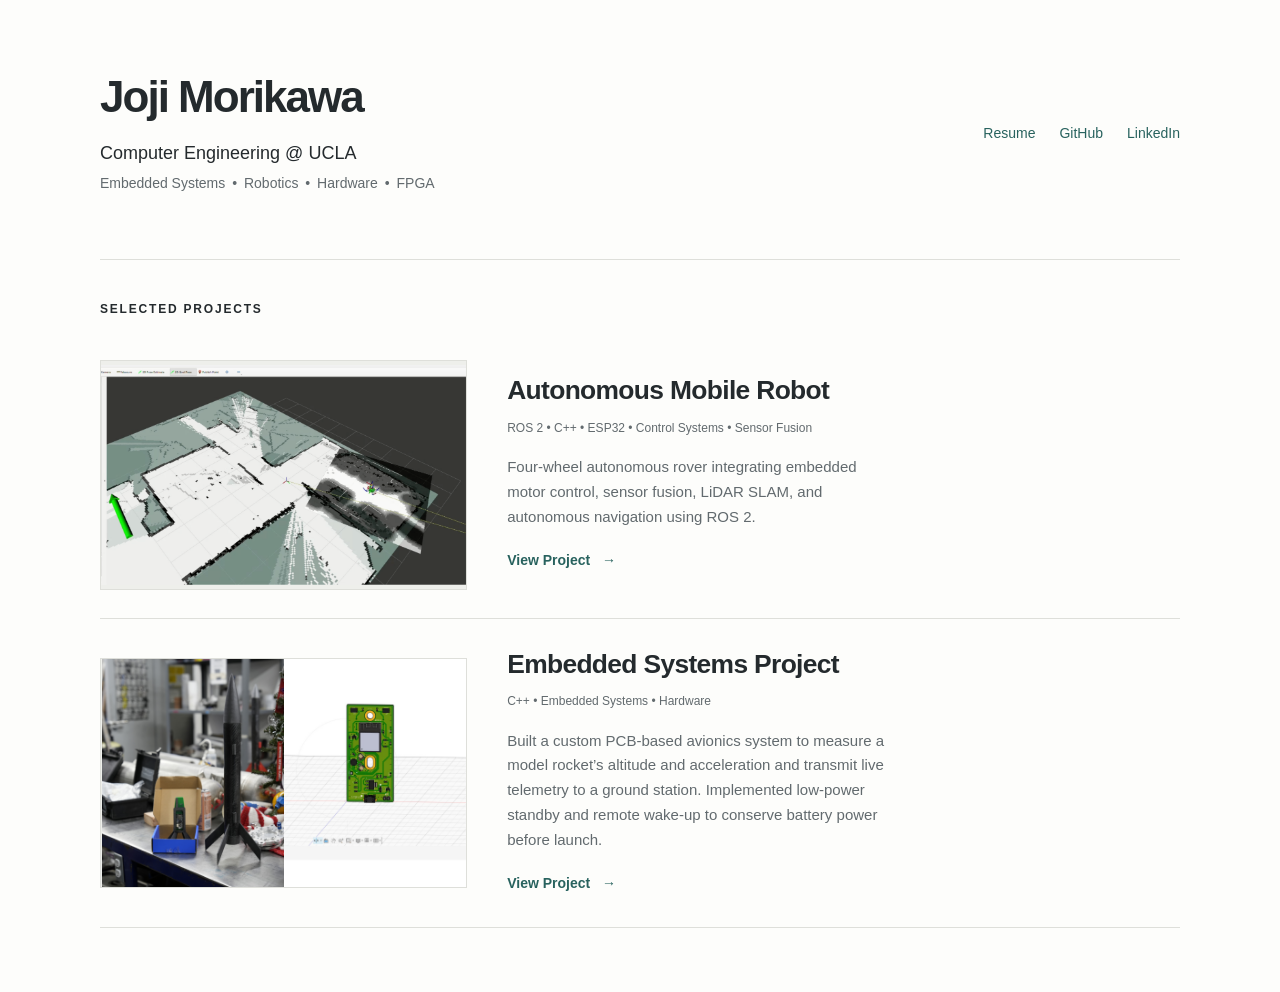
<file: index.html>
<!DOCTYPE html>
<html lang="en">
  <head>
    <meta charset="UTF-8">
    <meta name="viewport" content="width=device-width, initial-scale=1">
    <meta name="description" content="Engineering portfolio of a UCLA Computer Engineering student, featuring embedded systems, robotics, hardware, and FPGA projects.">
    <title>Joji Morikawa — Engineering Portfolio</title>
    <link rel="stylesheet" href="style.css">
    <script src="script.js" defer></script>
  </head>
  <body>
    <div class="page">
      <header class="introduction">
        <div>
          <h1>Joji Morikawa</h1>
          <p class="degree">Computer Engineering @ UCLA</p>
          <p class="focus">Embedded Systems <span aria-hidden="true">•</span> Robotics <span aria-hidden="true">•</span> Hardware <span aria-hidden="true">•</span> FPGA</p>
        </div>
        <nav class="profile-links" aria-label="Profile links">
          <!-- Re placeholder URLs . -->
          <a href="assets/images/Resume2.pdf">Resume</a>
          <a href="https://github.com/Joji-M">GitHub</a>
          <a href="https://www.linkedin.com/in/jojimorikawa7/">LinkedIn</a>
        </nav>
      </header>

      <main>
        <section id="projects" class="projects" aria-labelledby="projects-heading">
          <h2 id="projects-heading" class="section-heading">Selected Projects</h2>

          <article class="project" aria-labelledby="robot-title">
            <!-- Replace each placeholder with an image from assets/images/. -->
            <img class="project-image"
              src="assets/images/Rover_Preview2.png"
              alt="Autonomous mobile robot"
            >
        
            <div class="project-content">
              <h3 id="robot-title">Autonomous Mobile Robot</h3>
              <p class="technologies">ROS 2 • C++ • ESP32 • Control Systems • Sensor Fusion</p>
              <p class="description">Four-wheel autonomous rover integrating embedded motor control, sensor fusion, LiDAR SLAM, and autonomous navigation using ROS 2.</p>
              <a class="project-link" href="projects/autonomous-robot.html" aria-label="View Project: Autonomous Mobile Robot">View Project <span aria-hidden="true">→</span></a>
            </div>
          </article>


          <article class="project" aria-labelledby="embedded-title">
              <img class="project-image"
              src="assets/images/Rocket_Preview.png"
              alt="Rocket Project preview"
              >
            <div class="project-content">
              <h3 id="embedded-title">Embedded Systems Project</h3>
              <p class="technologies">C++ • Embedded Systems • Hardware</p>
              <p class="description">Built a custom PCB-based avionics system to measure a model rocket’s altitude and acceleration and transmit live telemetry to a ground station. Implemented low-power standby and remote wake-up to conserve battery power before launch.</p>
              <a class="project-link" href="projects/rocket-avionics.html" aria-label="View Project: Embedded Systems Project">View Project <span aria-hidden="true">→</span></a>
            </div>
          </article>
        </section>
      </main>
    </div>
  </body>
</html>
</file>
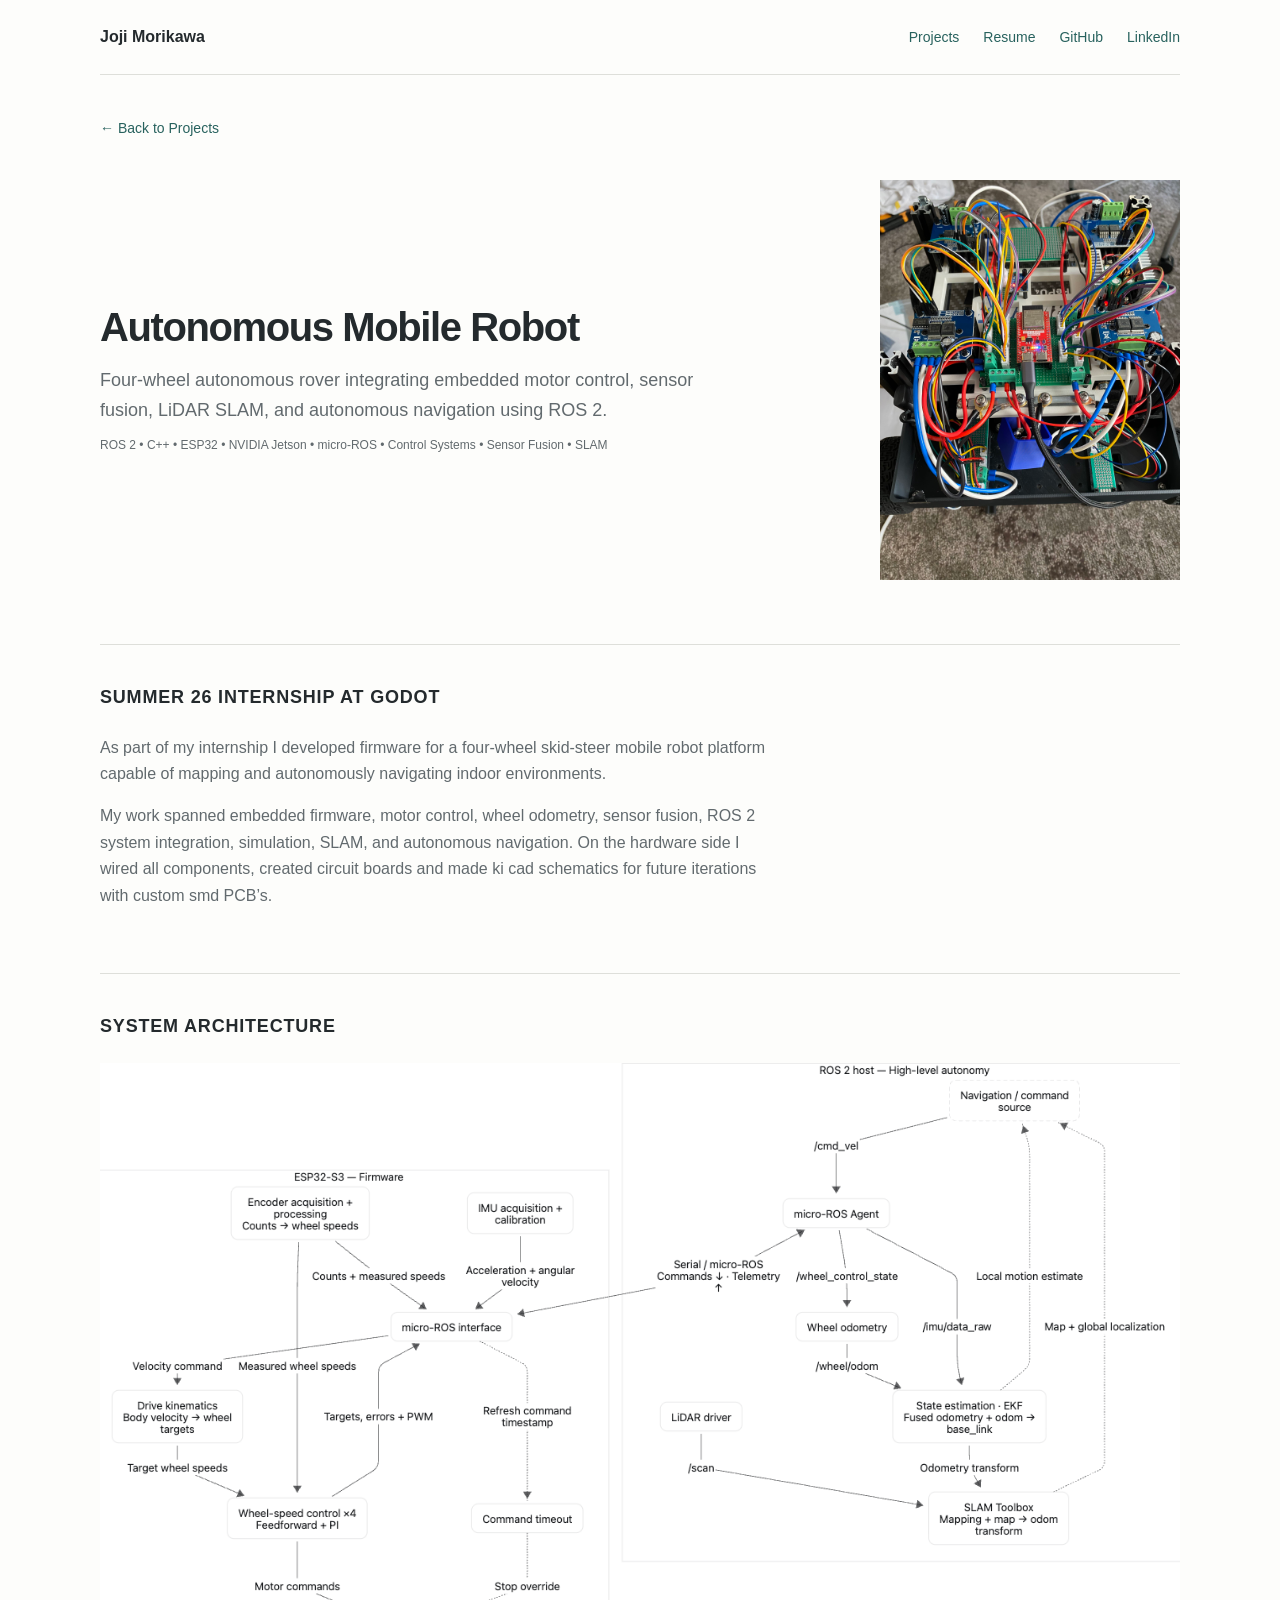
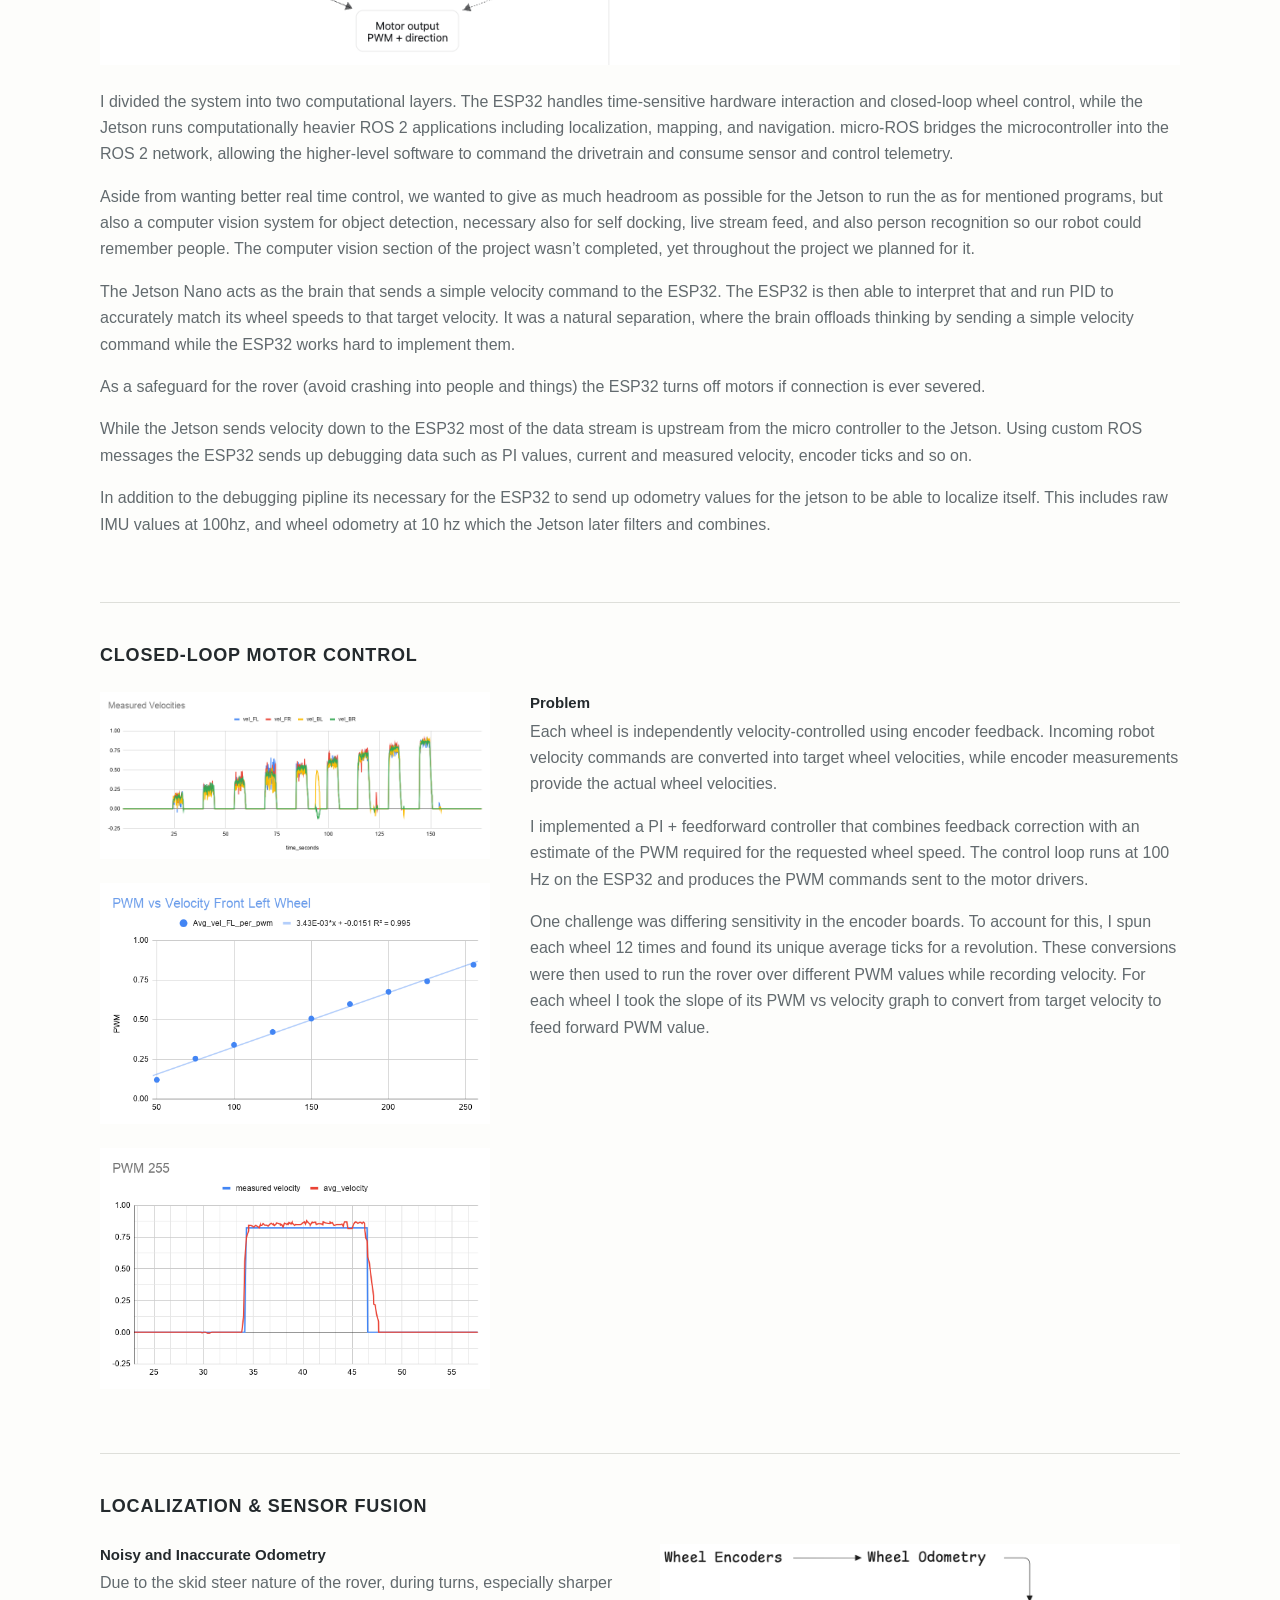
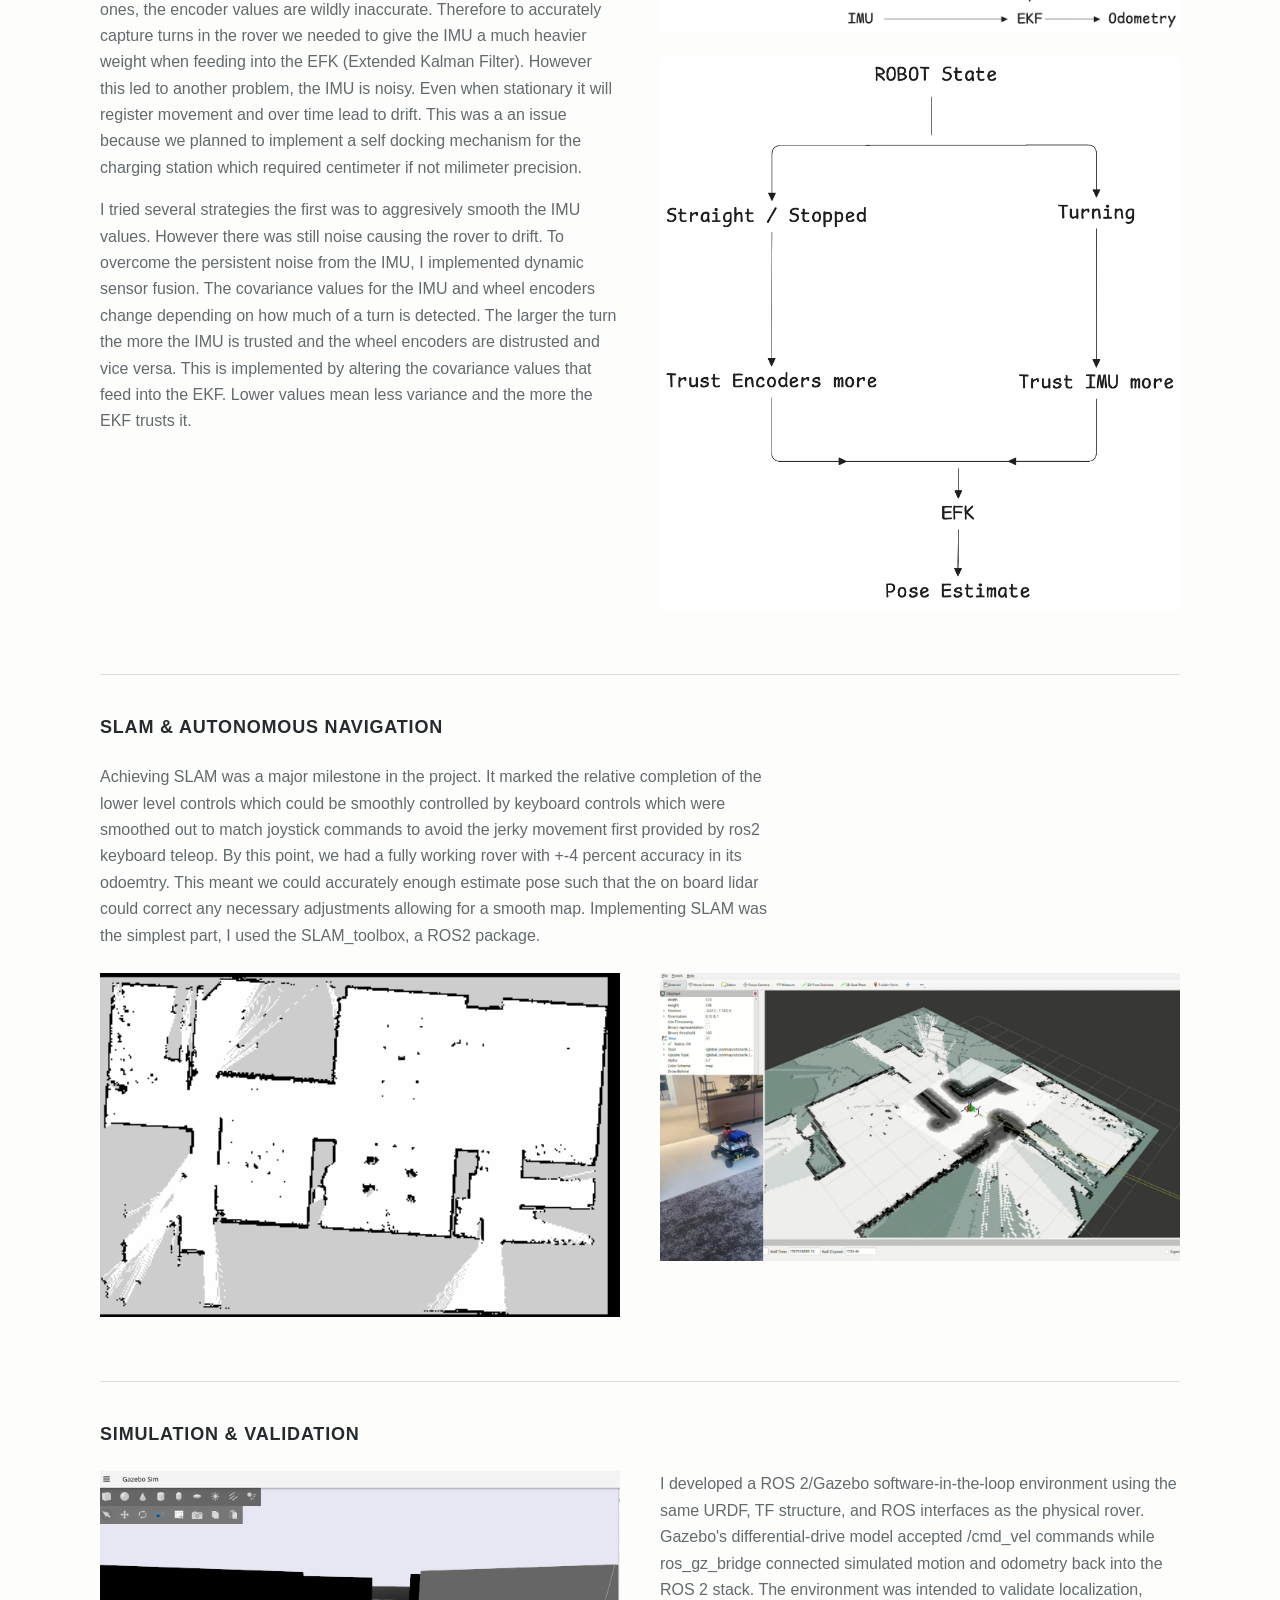
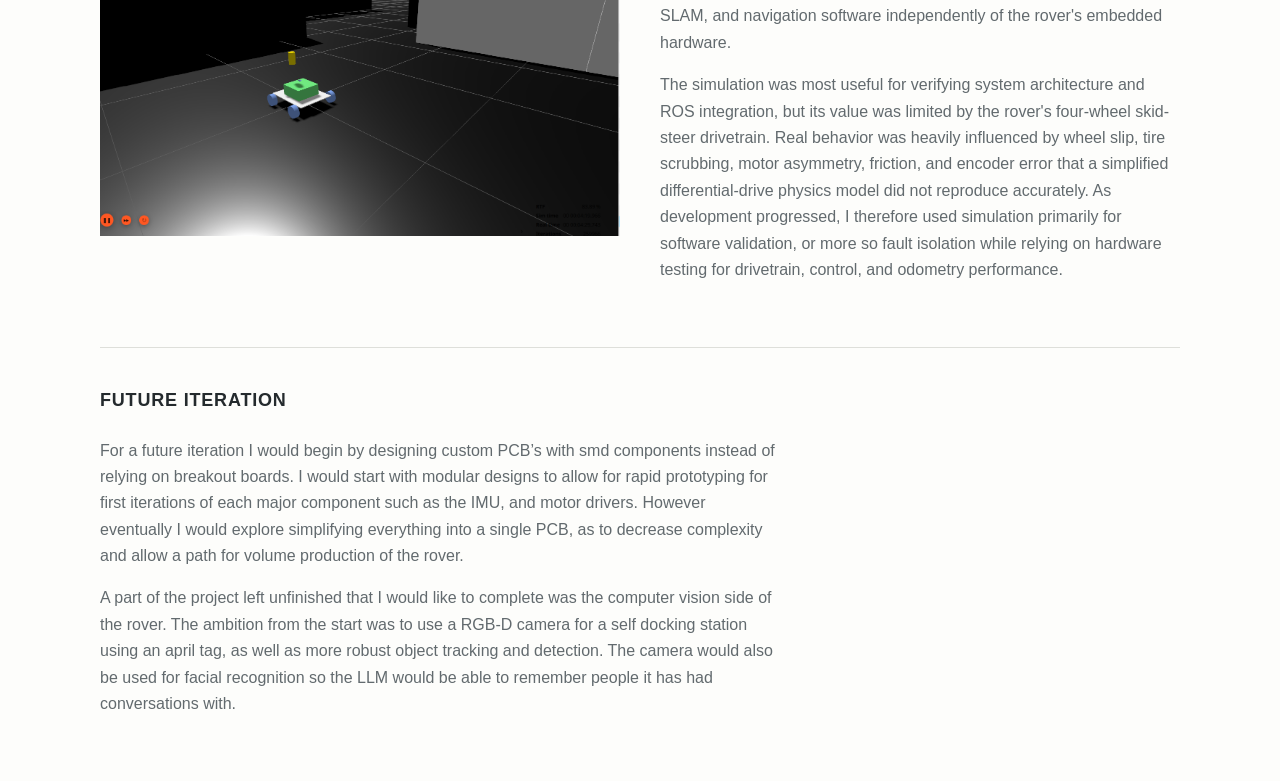
<file: projects/autonomous-robot.html>
<!DOCTYPE html>
<html lang="en">
  <head>
    <meta charset="UTF-8">
    <meta name="viewport" content="width=device-width, initial-scale=1">
    <meta name="description" content="Autonomous Mobile Robot — engineering case study layout, with project content to follow.">
    <title>Autonomous Mobile Robot — Joji Morikawa</title>
    <link rel="stylesheet" href="../style.css">
  </head>
  <body>
    <div class="page">
      <header class="site-navigation">
        <a class="site-name" href="../index.html">Joji Morikawa</a>
        <nav class="profile-links" aria-label="Portfolio navigation">
          <a href="../index.html#projects-heading">Projects</a>
          <a href="../assets/images/Resume.pdf">Resume</a>
          <a href="https://github.com/Joji-M">GitHub</a>
          <a href="https://www.linkedin.com/in/jojimorikawa7/">LinkedIn</a>
        </nav>
      </header>
      <main class="case-study">
        <a class="back-link" href="../index.html#projects-heading">← Back to Projects</a>
        <header class="case-header intro-layout">
          <div>
          <h1>Autonomous Mobile Robot</h1>
          <p class="case-summary">Four-wheel autonomous rover integrating embedded motor control, sensor fusion, LiDAR SLAM, and autonomous navigation using ROS 2.</p>
          <p class="technologies">ROS 2 • C++ • ESP32 • NVIDIA Jetson • micro-ROS • Control Systems • Sensor Fusion • SLAM</p>
          <!-- Optional: add a nav with class="project-resources" and GitHub/Demo anchors once real project URLs exist. -->
          </div>
          <figure class="figure portrait-visual">
            <img src="../assets/images/Rover_Hero.jpg"
              alt="Autonomous mobile rover"
              width="3024" height="4032">
          </figure>
        </header>
     

        <!-- Each case-section is independent: copy, remove, or move the entire section. -->
        <section class="case-section" aria-labelledby="overview">
          <h2 id="overview">Summer 26 Internship at Godot</h2>
          <div class="full-text prose">
            <p>

            As part of my internship I developed firmware for a four-wheel skid-steer mobile robot platform capable of mapping and autonomously navigating indoor environments.

            </p>
           
       
            <p>
              My work spanned embedded firmware, motor control, wheel odometry, sensor fusion, ROS 2 system integration, simulation, SLAM, and autonomous navigation. 
              On the hardware side I wired all components, created circuit boards and made ki cad schematics for future iterations with custom smd PCB’s. 

            </p>
          </div>
          <!-- Optional project details; remove fields or this entire dl when unnecessary. -->
        
        </section>

        <section class="case-section" aria-labelledby="architecture">
          <h2 id="architecture">System Architecture</h2>
          <figure class="figure full-visual">
            <img src="../assets/images/Rover_Arch.png"
              alt="Autonomous mobile rover architecture"
              width="3024" height="4032">
          </figure>
          <div class="prose">
            <p>
              I divided the system into two computational layers. The ESP32 handles time-sensitive hardware interaction and closed-loop wheel control, while the Jetson runs computationally heavier ROS 2 applications including localization, mapping, and navigation. micro-ROS bridges the microcontroller into the ROS 2 network, allowing the higher-level software to command the drivetrain and consume sensor and control telemetry.
            </p>
            <p>
              Aside from wanting better real time control, we wanted to give as much headroom as possible for the Jetson to run the as for mentioned programs, but also a computer vision system for object detection, necessary also for self docking, live stream feed, and also person recognition so our robot could remember people. The computer vision section of the project wasn’t completed, yet throughout the project we planned for it. 

            </p>
            <p>
              The Jetson Nano acts as the brain that sends a simple velocity command to the ESP32. The ESP32 is then able to interpret that and run PID to accurately match its wheel speeds to that target velocity. It was a natural separation, where the brain offloads thinking by sending a simple velocity command while the ESP32 works hard to implement them. 
            </p>

            <p>
              As a safeguard for the rover (avoid crashing into people and things) the ESP32 turns off motors if connection is ever severed. 
            </p>

            <p>
              While the Jetson sends velocity down to the ESP32 most of the data stream is upstream from the micro controller to the Jetson. Using custom ROS messages the ESP32 sends up debugging data such as PI values, current and measured velocity, encoder ticks and so on. 
            </p>
            <p>
              In addition to the debugging pipline its necessary for the ESP32 to send up odometry values for the jetson to be able to localize itself. This includes raw IMU values at 100hz, and wheel odometry at 10 hz which the Jetson later filters and combines. 
            </p>



      
          </div>
        </section>

        <section class="case-section" aria-labelledby="motor-control">
          <h2 id="motor-control">Closed-Loop Motor Control</h2>
          <div class="split-layout narrow-visual">
            <div>
            <figure class="figure space-after">
               <img src="../assets/images/Measured_Velocities.png"
                alt="Autonomous mobile rover architecture"
                width="906" height="388">
            </figure>

            <figure class="figure space-after">
              <img src="../assets/images/Rover_Slope.png"
                alt="Autonomous mobile rover architecture"
                width="600" height="371">
            </figure>


            <figure class = "figure">
              <img src="../assets/images/PWM_255.png"
                alt="Autonomous mobile rover architecture"
                width="600" height="371">
            </figure>
            </div>

          <div class="prose">
              <h3>Problem</h3>
              <p>Each wheel is independently velocity-controlled using encoder feedback. Incoming robot velocity commands are converted into target wheel velocities, while encoder measurements provide the actual wheel velocities.
              </p>
              
              <p>
                I implemented a PI + feedforward controller that combines feedback correction with an estimate of the PWM required for the requested wheel speed. The control loop runs at 100 Hz on the ESP32 and produces the PWM commands sent to the motor drivers.
              </p>
              <p>
                One challenge was differing sensitivity in the encoder boards. To account for this, I spun each wheel 12 times and found its unique average ticks for a revolution. These conversions were then used to run the rover over different PWM values while recording velocity. For each wheel I took the slope of its PWM vs velocity graph to convert from target velocity to feed forward PWM value. 
              </p>
          </div>
          </div>
  
        </section>

        <section class="case-section" aria-labelledby="sensor-fusion">
          <h2 id="sensor-fusion">Localization &amp; Sensor Fusion</h2>
          <!-- Figure first in HTML; reverse changes desktop placement only. Mobile keeps the figure with its caption first. -->
          <div class="split-layout reverse">
            <div>
              <figure class="figure space-after">
                <img src="../assets/images/Rover_sensor_fusion.png"
                  alt="Autonomous mobile rover architecture"
                  width="3024" height="4032">
              </figure>
    
              <figure class="figure">
                <img src="../assets/images/Rover_sensor_fusion2.png"
                  alt="Autonomous mobile rover architecture"
                  width="3024" height="4032">
              </figure>
            </div>
            <div class="prose">
              <h3>Noisy and Inaccurate Odometry</h3>
              <p>Due to the skid steer nature of the rover, during turns, especially sharper ones, the encoder values are wildly inaccurate. Therefore to accurately capture turns in the rover
                we needed to give the IMU a much heavier weight when feeding into the EFK (Extended Kalman Filter). However this led to another problem, the IMU is noisy. Even when stationary it 
                will register movement and over time lead to drift. This was a an issue because we planned to implement a self docking mechanism for the charging station which required centimeter if 
                not milimeter precision. 
              </p>
              <p>
                I tried several strategies the first was to aggresively smooth the IMU values. However there was still noise causing the rover to drift. 
                To overcome the persistent noise from the IMU, I implemented dynamic sensor fusion. The covariance values for the IMU and wheel encoders change depending on how much of a turn is detected.
                The larger the turn the more the IMU is trusted and the wheel encoders are distrusted and vice versa. This is implemented by altering the covariance values that feed into the EKF. Lower values 
                mean less variance and the more the EKF trusts it. 

              </p>
          
            </div>
          </div>
        </section>

        <section class="case-section" aria-labelledby="navigation">
          <h2 id="navigation">SLAM &amp; Autonomous Navigation</h2>
          <div class="full-text prose">
            <p>
              Achieving SLAM was a major milestone in the project. 
              It marked the relative completion of the lower level controls which could be smoothly controlled by 
              keyboard controls which were smoothed out to match joystick commands to avoid the jerky movement first 
              provided by ros2 keyboard teleop. By this point, we had a fully working rover with +-4 percent accuracy in its odoemtry. 
              This meant we could accurately enough estimate pose such that the on board lidar could correct any necessary adjustments allowing for 
              a smooth map. Implementing SLAM was the simplest part, I used the SLAM_toolbox, a ROS2 package. 
            </p>
          </div>
          <div class="visual-grid">
            <figure class="figure">
              <img src="../assets/images/Rover_SLAM.png"
                  alt="Autonomous mobile rover architecture"
                  width="3024" height="4032">
            </figure>
            <figure class="figure">
              <img src="../assets/images/Rover_Nav2.png"
                  alt="Autonomous mobile rover architecture"
                  width="3024" height="4032">
            </figure>
          </div>
        </section>

        <section class="case-section" aria-labelledby="simulation">
          <h2 id="simulation">Simulation &amp; Validation</h2>
          <div class="split-layout">
            <figure class="figure">
              <img src="../assets/images/Rover_Gazebo.png"
                  alt="Autonomous mobile rover architecture"
                  width="3024" height="4032">
            </figure>
            <div class="prose">
          
              <p>I developed a ROS 2/Gazebo software-in-the-loop environment using the same
                 URDF, TF structure, and ROS interfaces as the physical rover. Gazebo's differential-drive
                  model accepted /cmd_vel commands while ros_gz_bridge connected simulated motion 
                  and odometry back into the ROS 2 stack. The environment was intended to validate 
                  localization, SLAM, and navigation software independently of the rover's embedded hardware.
                </p>
              
              <p>The simulation was most useful for verifying system architecture and ROS integration, 
                but its value was limited by the rover's four-wheel skid-steer drivetrain. 
                Real behavior was heavily influenced by wheel slip, tire scrubbing, 
                motor asymmetry, friction, and encoder error that a simplified 
                differential-drive physics model did not reproduce accurately. 
                As development progressed, I therefore used simulation primarily 
                for software validation, or more so fault isolation while relying on
                 hardware testing for drivetrain, control, and odometry performance.
                </p>

        
            </div>
          </div>
        </section>



        <section class="case-section" aria-labelledby="outcome">
          <h2 id="outcome">Future Iteration</h2>
          <div class="full-text prose">
            <p>
              For a future iteration I would begin by designing custom PCB’s with smd components instead of relying on breakout boards. I would start with modular designs to allow for rapid prototyping for first iterations of each major component such as the IMU, and motor drivers. However eventually I would explore simplifying everything into a single PCB, as to decrease complexity and allow a path for volume production of the rover. 
            </p>

            <p>
              A part of the project left unfinished that I would like to complete was the computer vision side of the rover. The ambition from the start was to use a RGB-D camera for a self docking station using an april tag, as well as more robust object tracking and detection. The camera would also be used for facial recognition so the LLM would be able to remember people it has had conversations with. 
            </p>
          </div>
        </section>
      </main>
    </div>
  </body>
</html>
</file>
<file: style.css>
:root {
  --page-width: 1080px;
  --background: #fdfdfb;
  --text: #242a2d;
  --muted: #626a6e;
  --accent: #28625e;
  --border: #dedfda;
  --image-background: #eeefeb;
  --space-xs: 8px;
  --space-sm: 16px;
  --space-md: 24px;
  --space-lg: 40px;
  --space-xl: 64px;
  --project-image-width: 34%;
  --project-spacing: 28px;
}

* {
  box-sizing: border-box;
}

body {
  margin: 0;
  background: var(--background);
  color: var(--text);
  font-family: -apple-system, BlinkMacSystemFont, "Segoe UI", sans-serif;
  font-size: 16px;
  line-height: 1.65;
  -webkit-font-smoothing: antialiased;
}

h1, h2, h3, p {
  margin: 0;
}

a {
  color: var(--accent);
  text-decoration: underline;
  text-decoration-color: transparent;
  text-underline-offset: 5px;
}

a:hover {
  text-decoration-color: currentColor;
}

a:focus-visible {
  outline: 2px solid var(--accent);
  outline-offset: 5px;
}

.page {
  width: min(var(--page-width), calc(100% - 80px));
  margin-inline: auto;
}

/* Compact introduction and profile navigation. */
.introduction {
  display: flex;
  align-items: center;
  justify-content: space-between;
  gap: var(--space-lg);
  padding-block: 72px var(--space-xl);
  border-bottom: 1px solid var(--border);
}

h1 {
  font-size: clamp(2rem, 4vw, 2.75rem);
  font-weight: 650;
  line-height: 1.15;
  letter-spacing: -0.045em;
}

.degree {
  margin-top: var(--space-sm);
  font-size: 18px;
}

.focus {
  margin-top: 4px;
  color: var(--muted);
  font-size: 14px;
}

.focus span {
  margin-inline: 3px;
}

.profile-links {
  display: flex;
  flex-wrap: wrap;
  gap: var(--space-md);
  font-size: 14px;
  font-weight: 500;
}

/* Consistent image-left rows keep projects easy to scan. */
.projects {
  padding-block: var(--space-lg) var(--space-xl);
}

.section-heading {
  margin-bottom: var(--space-lg);
  font-size: 12px;
  font-weight: 650;
  letter-spacing: 0.15em;
  text-transform: uppercase;
}

.project {
  display: grid;
  /* About 70% of the original image width, keeping its 8:5 ratio. */
  grid-template-columns: var(--project-image-width) minmax(0, 1fr);
  align-items: center;
  gap: var(--space-lg);
  padding-bottom: var(--project-spacing);
  border-bottom: 1px solid var(--border);
}

.project + .project {
  padding-top: var(--project-spacing);
}

.project-image {
  display: grid;
  place-items: center;
  width: 100%;
  aspect-ratio: 8 / 5;
  object-fit: contain;
  background: var(--image-background);
  border: 1px solid var(--border);
  color: var(--muted);
  font-size: 13px;
  letter-spacing: 0.025em;
}

.project-content {
  min-width: 0;
}

h3 {
  font-size: clamp(1.35rem, 2.2vw, 1.65rem);
  font-weight: 600;
  line-height: 1.3;
  letter-spacing: -0.025em;
}

.technologies {
  margin-top: 10px;
  color: var(--muted);
  font-size: 12px;
  line-height: 1.8;
}

.description {
  margin-top: var(--space-sm);
  color: var(--muted);
  font-size: 15px;
  max-width: 46ch;
}

.project-link {
  display: inline-block;
  margin-top: var(--space-sm);
  padding-block: 4px;
  font-size: 14px;
  font-weight: 600;
}

.project-link span {
  margin-left: var(--space-xs);
}

/* Project-page navigation. */
.site-navigation {
  display: flex;
  align-items: center;
  justify-content: space-between;
  flex-wrap: wrap;
  gap: var(--space-md);
  padding-block: var(--space-md);
  border-bottom: 1px solid var(--border);
}

.site-name {
  color: var(--text);
  font-weight: 650;
}

.back-link {
  display: inline-block;
  margin-bottom: var(--space-lg);
  font-size: 14px;
}

/* Project pages: each section is independent of its position. */
.case-study {
  padding-block: var(--space-lg) var(--space-xl);
  overflow-wrap: anywhere;
}

.case-header {
  margin-bottom: var(--space-lg);
}

/* Optional portrait beside a project introduction. */
.intro-layout {
  display: grid;
  grid-template-columns: minmax(0, 1fr) minmax(0, 300px);
  align-items: center;
  gap: var(--space-lg);
}

.portrait-visual {
  width: 100%;
  max-width: 300px;
}

.case-header h1 {
  font-size: clamp(1.8rem, 4vw, 2.5rem);
  letter-spacing: -0.035em;
}

.case-summary {
  max-width: 65ch;
  margin-top: var(--space-sm);
  color: var(--muted);
  font-size: 18px;
}

.project-resources {
  display: flex;
  flex-wrap: wrap;
  gap: var(--space-md);
  margin-top: var(--space-md);
}

.case-section {
  padding-top: var(--space-lg);
  margin-top: var(--space-xl);
  border-top: 1px solid var(--border);
}

.case-section h2 {
  margin-bottom: var(--space-md);
  font-size: 18px;
  font-weight: 650;
  line-height: 1.4;
  letter-spacing: 0.045em;
  text-transform: uppercase;
}

.case-section > * + * {
  margin-top: var(--space-md);
}

/* Reusable content patterns; no subsystem-specific styling. */
.full-text {
  width: 100%;
  max-width: 76ch;
}

/* Keep a reduced visual and its accompanying prose at the same width. */
.content-column {
  width: 75%;
}

.content-column > * + * {
  margin-top: var(--space-md);
}

.prose p,
.case-section > p {
  color: var(--muted);
}

.prose > * + * {
  margin-top: var(--space-sm);
}

.prose h3 {
  font-size: 15px;
  letter-spacing: 0;
  line-height: 1.5;
}

.prose h3 + p {
  margin-top: 4px;
}

.split-layout,
.visual-grid {
  display: grid;
  grid-template-columns: repeat(2, minmax(0, 1fr));
  gap: var(--space-lg);
  align-items: start;
}

.split-layout > *,
.visual-grid > * {
  min-width: 0;
}

/* Narrow the visual column itself so text uses the remaining space. */
@media (min-width: 721px) {
  /* A near-square image paired with a wide image at similar heights. */
  .visual-grid.balanced-visuals {
    grid-template-columns: minmax(0, 1fr) minmax(0, 1.87fr);
  }

  .split-layout.narrow-visual {
    grid-template-columns: minmax(0, 3fr) minmax(0, 5fr);
  }
}

.split-layout.reverse > :first-child {
  grid-column: 2;
  grid-row: 1;
}

.split-layout.reverse > :last-child {
  grid-column: 1;
  grid-row: 1;
}

.figure {
  min-width: 0;
  margin: 0;
}

.figure-stack {
  display: grid;
  gap: var(--space-md);
}

.figure.centered-visual {
  width: 75%;
  margin-inline: auto;
}

.figure img,
.figure svg,
.figure video {
  display: block;
  width: 100%;
  height: auto;
}

.figure figcaption {
  margin-top: 10px;
  color: var(--muted);
  font-size: 12px;
  line-height: 1.6;
}

.visual-placeholder {
  display: grid;
  place-items: center;
  aspect-ratio: 8 / 5;
  padding: var(--space-md);
  border: 1px solid var(--border);
  background: var(--image-background);
  color: var(--muted);
  text-align: center;
  font-size: 13px;
}

.full-visual {
  width: 100%;
}

.full-visual .visual-placeholder {
  aspect-ratio: 3 / 1;
}

.hero-visual .visual-placeholder {
  max-height: 320px;
}

.graph-visual .visual-placeholder {
  aspect-ratio: 5 / 2;
}

.project-facts,
.metrics {
  display: grid;
  grid-template-columns: repeat(auto-fit, minmax(min(100%, 180px), 1fr));
  gap: var(--space-md);
  padding: 0;
  margin-bottom: 0;
}

.project-facts dt,
.metrics dt {
  color: var(--muted);
  font-size: 13px;
}

.project-facts dd,
.metrics dd {
  margin: 4px 0 0;
}

.metrics > div {
  display: flex;
  flex-direction: column;
  padding-block: var(--space-sm);
  border-top: 1px solid var(--border);
}

.metrics dd {
  order: -1;
  font-size: 30px;
  line-height: 1.3;
}

/* Tablet and mobile layouts. */
@media (max-width: 720px) {
  .content-column {
    width: 100%;
  }

  .intro-layout {
    grid-template-columns: minmax(0, 1fr);
    gap: var(--space-md);
  }

  .split-layout,
  .visual-grid {
    grid-template-columns: minmax(0, 1fr);
    gap: var(--space-md);
  }

  .split-layout.reverse > :first-child,
  .split-layout.reverse > :last-child {
    grid-column: auto;
    grid-row: auto;
  }

  .case-section {
    margin-top: var(--space-lg);
    padding-top: 32px;
  }

  .full-visual .visual-placeholder {
    aspect-ratio: 8 / 5;
  }
}

@media (max-width: 900px) {
  .introduction {
    align-items: flex-start;
    flex-direction: column;
    gap: var(--space-md);
    padding-top: 48px;
  }

  .project {
    gap: 32px;
  }
}

@media (max-width: 640px) {
  .page {
    width: calc(100% - 40px);
  }

  .introduction {
    padding-block: var(--space-lg);
  }

  .profile-links a {
    padding-block: 8px;
  }

  .projects {
    padding-top: 32px;
  }

  .section-heading {
    margin-bottom: var(--space-md);
  }

  .project {
    grid-template-columns: 1fr;
    gap: var(--space-md);
  }

  .project-image {
    width: 70%;
  }

  .description,
  .project-link {
    margin-top: var(--space-sm);
  }
}
.space-after {
  margin-bottom: 24px;
}
</file>
